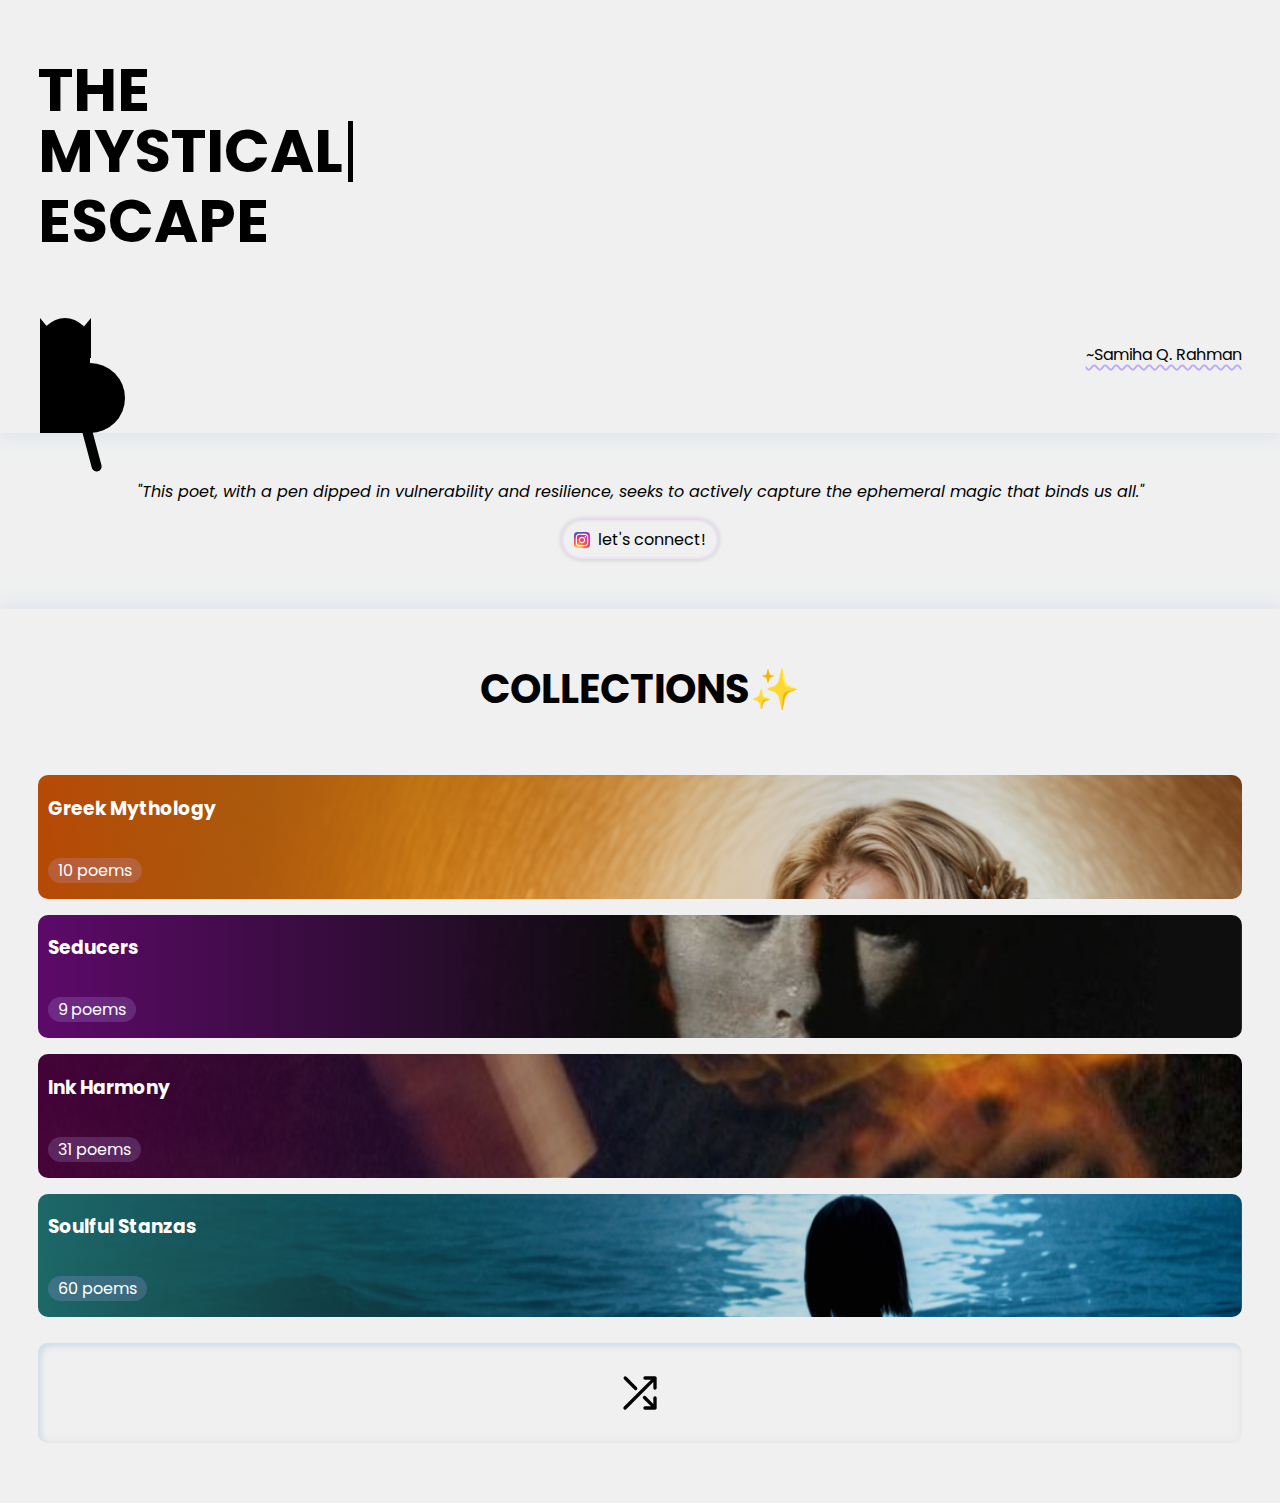
<file: index.html>
<!DOCTYPE html>
<html lang="en">
  <head>
    <meta charset="UTF-8" />
    <meta name="viewport" content="width=device-width, initial-scale=1.0" />

    <link
      rel="apple-touch-icon"
      sizes="180x180"
      href="./assets/icons/apple-touch-icon.png"
    />
    <link
      rel="icon"
      type="image/png"
      sizes="32x32"
      href="./assets/icons/favicon-32x32.png"
    />
    <link
      rel="icon"
      type="image/png"
      sizes="16x16"
      href="./assets/icons/favicon-16x16.png"
    />
    <link rel="manifest" href="./assets/icons/site.webmanifest" />
    <link rel="shortcut icon" href="./assets/icons/favicon.ico" />
    <meta name="msapplication-TileColor" content="#da532c" />
    <meta
      name="msapplication-config"
      content="./assets/icons/browserconfig.xml"
    />
    <meta name="theme-color" content="#ffffff" />
    <meta
      name="google-site-verification"
      content="uePeLmDezmfH8eSeAR1uyweDlcKEX7aJRgO7EcABGZI"
    />

    <link rel="stylesheet" href="src/style/homepage.css" />
    <link rel="stylesheet" href="src/style/insta-icon.css" />
    <script type="module" src="src/script/script.js" defer></script>
    <script src="src/script/random.js" defer></script>
    <script src="src/script/cat.js" defer></script>
    <title>A Mystical Escape</title>
  </head>
  <body>
    <header class="padding">
      <h1 class="book-title" id="book-title">
        THE<br />
        <span class="type-writer">MYSTICAL</span>
        <br />ESCAPE
      </h1>
      <!-- -Samiha Q. Rahman -->
      <p class="poet"><span>~Samiha Q. Rahman</span></p>

      <!-- cat -->
      <div class="cat" id="cat">
        <div class="ear"></div>
      </div>
    </header>
    <section class="writer-intro-section padding">
      <p class="intro">
        "This poet, with a pen dipped in vulnerability and resilience, seeks to
        actively capture the ephemeral magic that binds us all."
      </p>
      <div class="insta">
        <span class="insta-icon"></span>
        <a href="https://www.instagram.com/the.eunoias" target="_blank"
          >let's connect!</a
        >
      </div>
    </section>
    <section class="collections padding" id="collections">
      <h2>COLLECTIONS✨</h2>
      <div
        class="collection-1 collection-container cursor-pointer"
        data-catagory="greek-mythology"
      >
        <h3 class="collection-name" data-catagory="greek-mythology">
          Greek Mythology
        </h3>
        <p class="num-of-poems" data-catagory="greek-mythology">10 poems</p>
      </div>
      <div
        class="collection-2 collection-container cursor-pointer"
        data-catagory="seducers"
      >
        <h3 class="collection-name" data-catagory="seducers">Seducers</h3>
        <p class="num-of-poems" data-catagory="seducers">9 poems</p>
      </div>
      <div
        class="collection-3 collection-container cursor-pointer"
        data-catagory="ink-harmony"
      >
        <h3 class="collection-name" data-catagory="ink-harmony">Ink Harmony</h3>
        <p class="num-of-poems" data-catagory="ink-harmony">31 poems</p>
      </div>
      <div
        class="collection-4 collection-container cursor-pointer"
        data-catagory="soulful-stanzas"
      >
        <h3 class="collection-name" data-catagory="soulful-stanzas">
          Soulful Stanzas
        </h3>
        <p class="num-of-poems" data-catagory="soulful-stanzas">60 poems</p>
      </div>
      <div class="random-container cursor-pointer" id="random">
        <span class="random-icon"></span>
      </div>
    </section>
  </body>
</html>
</file>
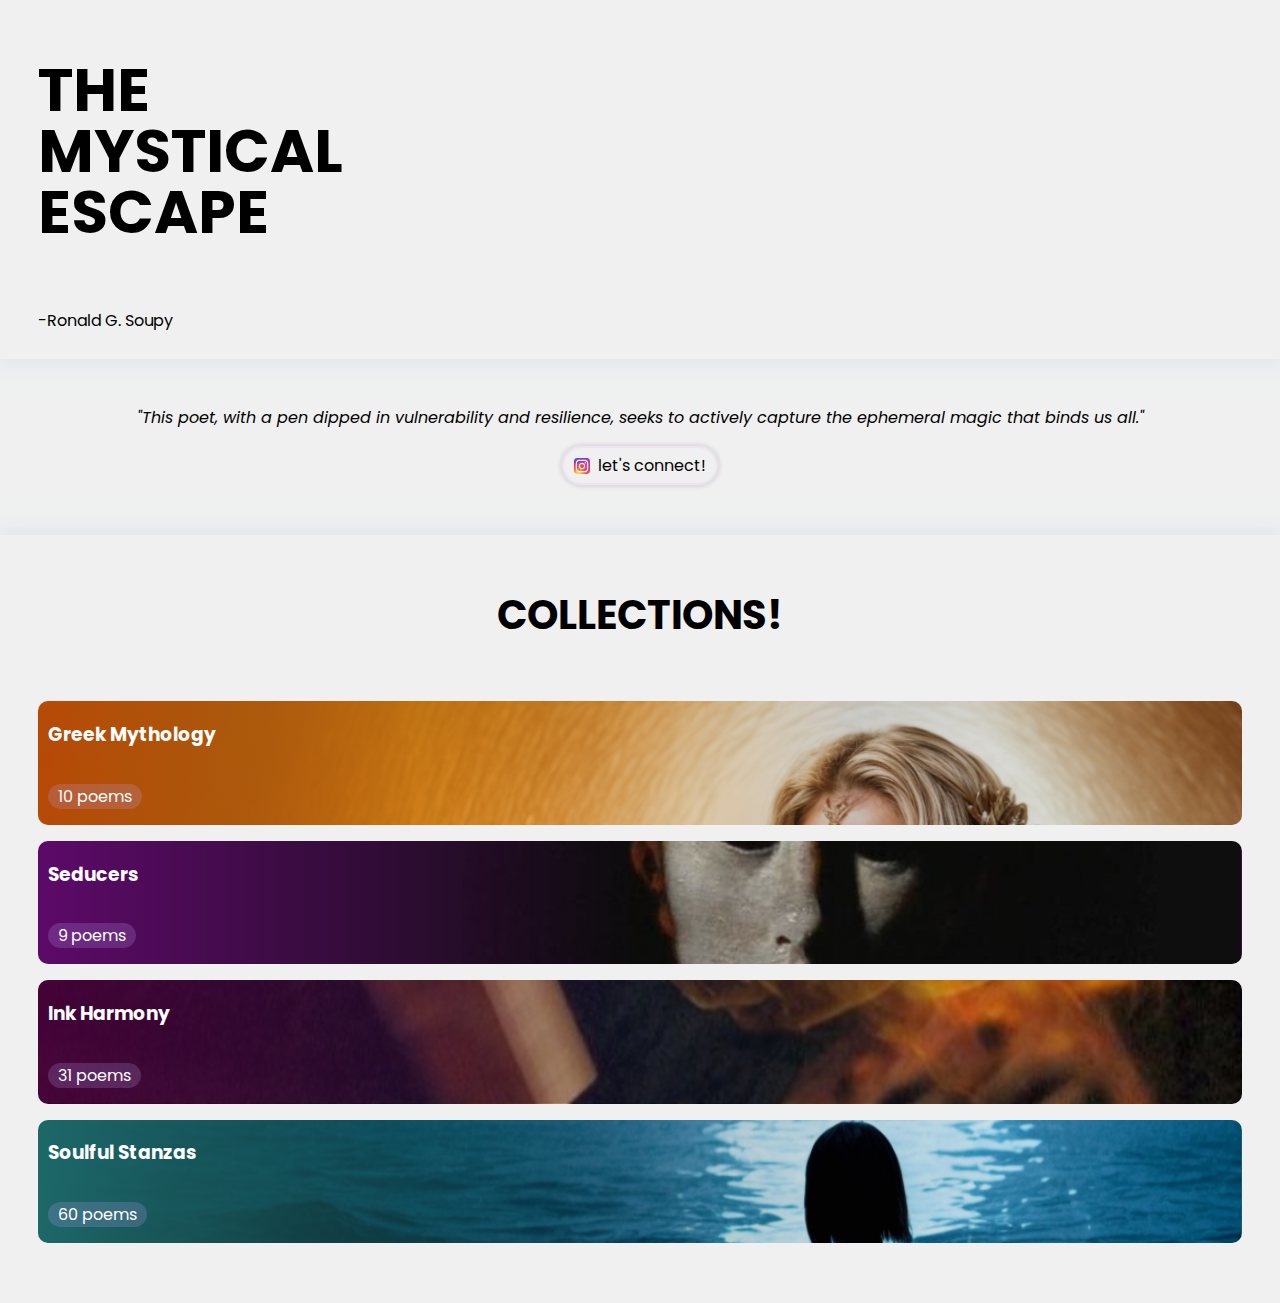
<file: src/index.html>
<!DOCTYPE html>
<html lang="en">
  <head>
    <meta charset="UTF-8" />
    <meta name="viewport" content="width=device-width, initial-scale=1.0" />
    <link rel="stylesheet" href="app.css" />
    <script type="module" src="script/script.js" defer></script>
    <title>March 19th</title>
  </head>
  <body>
    <header class="padding">
      <h1 class="book-title">THE<br />MYSTICAL<br />ESCAPE</h1>
      <!-- -Samiha Q. Rahman -->
      <p class="poetress">-Ronald G. Soupy</p>
    </header>
    <section class="writer-intro-section padding">
      <p class="intro">
        "This poet, with a pen dipped in vulnerability and resilience, seeks to
        actively capture the ephemeral magic that binds us all."
      </p>
      <div class="insta">
        <span class="insta-icon"></span>
        <a href="https://www.instagram.com/the.eunoias" target="_blank"
          >let's connect!</a
        >
      </div>
    </section>
    <section class="collections padding" id="collections">
      <h2>COLLECTIONS!</h2>
      <!-- <h2>Collections!</h2> -->

      <div
        class="collection-1 collection-container"
        data-catagory="greek-mythology"
      >
        <h3 class="collection-name" data-catagory="greek-mythology">
          Greek Mythology
        </h3>
        <p class="num-of-poems" data-catagory="greek-mythology">10 poems</p>
      </div>
      <div class="collection-2 collection-container" data-catagory="seducers">
        <h3 class="collection-name" data-catagory="seducers">Seducers</h3>
        <p class="num-of-poems" data-catagory="seducers">9 poems</p>
      </div>
      <div
        class="collection-3 collection-container"
        data-catagory="ink-harmony"
      >
        <h3 class="collection-name" data-catagory="ink-harmony">Ink Harmony</h3>
        <p class="num-of-poems" data-catagory="ink-harmony">31 poems</p>
      </div>
      <div
        class="collection-4 collection-container"
        data-catagory="soulful-stanzas"
      >
        <h3 class="collection-name" data-catagory="soulful-stanzas">
          Soulful Stanzas
        </h3>
        <p class="num-of-poems" data-catagory="soulful-stanzas">60 poems</p>
      </div>
    </section>
  </body>
</html>
</file>
<file: src/style/homepage.css>
/* css */
@import url("./basics.css");
@import url("./noSelect.css");
@import url("./random-icon.css");
@import url("cat.css");

:root {
  --cat-clr: #2d2623;
}

/* header */
header {
  box-shadow: 0px 0px 21px 2px rgba(204, 219, 232, 0.6);
  position: relative;
}

.book-title {
  padding-top: 50px;
  padding-bottom: 50px;
  font-size: 60px;
  line-height: 3.8rem;
  margin: 0;

  display: inline-block;
}

/* typewritter effect on "mystical" */
.type-writer {
  border-right: 5px rgb(0, 0, 0) solid;
  white-space: nowrap;
  display: inline-block;
  width: 100%;
  overflow: hidden;
  animation: typing 1.5s steps(8), cursor 1s infinite alternate;
}

@keyframes cursor {
  50% {
    border-color: transparent;
  }
}

@keyframes typing {
  from {
    width: 0%;
  }
}

.poet {
  font-size: initial;
  text-align: right;
  /* display: inline-block; */

  text-decoration: wavy underline rgb(190, 168, 248) 2px;
  text-underline-offset: 4px;
  margin-top: 40px;
  padding-bottom: 40px;
}



/* writer-intro-section */
.writer-intro-section {
  display: flex;
  flex-direction: column;
  justify-content: center;
  align-items: center;
  padding-top: 30px;
  padding-bottom: 50px;
}

.intro {
  text-align: center;
  font-style: italic;
}

.insta {
  display: flex;
  justify-content: center;
  align-items: center;
  gap: 0.5rem;

  padding: 5px 10px;
  border-radius: 20px;

  box-shadow: 0 0 4px 2px rgba(0, 0, 0, 0.1);

  font-size: 16px;
  cursor: pointer;
  border: 2px rgba(230, 185, 252, 0.232) solid;
}

.insta:active {
  background-color: rgba(230, 185, 252, 0.232);
}

.insta a {
  text-decoration: none;
  color: black;
}

/* collections */
.collections {
  /* margin-top: 20px; */
  box-shadow: 0px 0px 21px 2px rgba(204, 219, 232, 0.6);
  display: flex;
  flex-direction: column;
  gap: 1rem;

  padding-bottom: 60px;
}

.cursor-pointer {
  cursor: pointer;
}

.collections h2 {
  text-align: center;
  font-size: 40px;
  margin: 0;
  padding: 40px 0;
  display: inline-block;
}

.collection-container {
  background-color: blanchedalmond;
  padding: 0 10px;
  border-radius: 10px;
  color: white;
}
.collection-container:active {
  animation-name: scaleAnimation;
  animation-duration: 1s;
}

@keyframes scaleAnimation {
  from {
    background-size: 100%;
  }
  to {
    background-size: 105%;
  }
}
.collection-container p {
  display: inline-block;
  padding: 0 10px;
  border-radius: 20px;

  background-color: rgba(193, 168, 255, 0.2);
}

.collection-1 {
  background-image: linear-gradient(
      to right,
      rgba(255, 93, 6, 0.726),
      rgba(248, 155, 26, 0.648),
      rgba(14, 15, 14, 0.201),
      rgba(0, 0, 0, 0)
    ),
    url(/assets/images/greek-mythology3.png);
  background-position: top;
  background-size: 110%;
}

.collection-2 {
  background-image: linear-gradient(
      to right,
      rgba(126, 8, 144, 0.701),
      rgba(14, 15, 14, 0.201),
      rgba(0, 0, 0, 0)
    ),
    url(/assets/images/seducers.png);
  background-position: right;
  background-size: cover;
}

.collection-3 {
  background-image: linear-gradient(
      to right,
      rgba(77, 2, 63, 0.871),
      rgba(25, 36, 75, 0.368),
      rgba(0, 0, 0, 0)
    ),
    url(/assets/images/jnk_harmony_.jpeg);
  background-position: right;
  background-size: cover;
}

.collection-4 {
  background-image: linear-gradient(
      to right,
      rgb(29, 104, 105),
      rgba(14, 15, 14, 0.201),
      rgba(0, 0, 0, 0)
    ),
    url(/assets/images/soulful_stanzas_.png);
  background-position: right;
  background-size: cover;
}

.random-container {
  margin-top: 10px;
  border-radius: 10px;
  box-shadow: rgb(204, 219, 232) 3px 3px 6px 0px inset,
    rgba(223, 223, 223, 0.303) -3px -3px 6px 1px inset;

  display: flex;
  justify-content: center;
  align-items: center;
  padding: 30px 0;
  font-size: 40px;
  /* padding: 20px; */
}

.random-container:active .random-icon {
  transform: scale(1.2);
}
</file>
<file: src/style/insta-icon.css>
.insta-icon {
  display: inline-block;
  width: 1em;
  height: 1em;
  background-repeat: no-repeat;
  background-size: 100% 100%;
  background-image: url("data:image/svg+xml,%3Csvg xmlns='http://www.w3.org/2000/svg' viewBox='0 0 256 256'%3E%3Cg fill='none'%3E%3Crect width='256' height='256' fill='url(%23skillIconsInstagram0)' rx='60'/%3E%3Crect width='256' height='256' fill='url(%23skillIconsInstagram1)' rx='60'/%3E%3Cpath fill='%23fff' d='M128.009 28c-27.158 0-30.567.119-41.233.604c-10.646.488-17.913 2.173-24.271 4.646c-6.578 2.554-12.157 5.971-17.715 11.531c-5.563 5.559-8.98 11.138-11.542 17.713c-2.48 6.36-4.167 13.63-4.646 24.271c-.477 10.667-.602 14.077-.602 41.236s.12 30.557.604 41.223c.49 10.646 2.175 17.913 4.646 24.271c2.556 6.578 5.973 12.157 11.533 17.715c5.557 5.563 11.136 8.988 17.709 11.542c6.363 2.473 13.631 4.158 24.275 4.646c10.667.485 14.073.604 41.23.604c27.161 0 30.559-.119 41.225-.604c10.646-.488 17.921-2.173 24.284-4.646c6.575-2.554 12.146-5.979 17.702-11.542c5.563-5.558 8.979-11.137 11.542-17.712c2.458-6.361 4.146-13.63 4.646-24.272c.479-10.666.604-14.066.604-41.225s-.125-30.567-.604-41.234c-.5-10.646-2.188-17.912-4.646-24.27c-2.563-6.578-5.979-12.157-11.542-17.716c-5.562-5.562-11.125-8.979-17.708-11.53c-6.375-2.474-13.646-4.16-24.292-4.647c-10.667-.485-14.063-.604-41.23-.604zm-8.971 18.021c2.663-.004 5.634 0 8.971 0c26.701 0 29.865.096 40.409.575c9.75.446 15.042 2.075 18.567 3.444c4.667 1.812 7.994 3.979 11.492 7.48c3.5 3.5 5.666 6.833 7.483 11.5c1.369 3.52 3 8.812 3.444 18.562c.479 10.542.583 13.708.583 40.396c0 26.688-.104 29.855-.583 40.396c-.446 9.75-2.075 15.042-3.444 18.563c-1.812 4.667-3.983 7.99-7.483 11.488c-3.5 3.5-6.823 5.666-11.492 7.479c-3.521 1.375-8.817 3-18.567 3.446c-10.542.479-13.708.583-40.409.583c-26.702 0-29.867-.104-40.408-.583c-9.75-.45-15.042-2.079-18.57-3.448c-4.666-1.813-8-3.979-11.5-7.479s-5.666-6.825-7.483-11.494c-1.369-3.521-3-8.813-3.444-18.563c-.479-10.542-.575-13.708-.575-40.413c0-26.704.096-29.854.575-40.396c.446-9.75 2.075-15.042 3.444-18.567c1.813-4.667 3.983-8 7.484-11.5c3.5-3.5 6.833-5.667 11.5-7.483c3.525-1.375 8.819-3 18.569-3.448c9.225-.417 12.8-.542 31.437-.563zm62.351 16.604c-6.625 0-12 5.37-12 11.996c0 6.625 5.375 12 12 12s12-5.375 12-12s-5.375-12-12-12zm-53.38 14.021c-28.36 0-51.354 22.994-51.354 51.355c0 28.361 22.994 51.344 51.354 51.344c28.361 0 51.347-22.983 51.347-51.344c0-28.36-22.988-51.355-51.349-51.355zm0 18.021c18.409 0 33.334 14.923 33.334 33.334c0 18.409-14.925 33.334-33.334 33.334c-18.41 0-33.333-14.925-33.333-33.334c0-18.411 14.923-33.334 33.333-33.334'/%3E%3Cdefs%3E%3CradialGradient id='skillIconsInstagram0' cx='0' cy='0' r='1' gradientTransform='matrix(0 -253.715 235.975 0 68 275.717)' gradientUnits='userSpaceOnUse'%3E%3Cstop stop-color='%23fd5'/%3E%3Cstop offset='.1' stop-color='%23fd5'/%3E%3Cstop offset='.5' stop-color='%23ff543e'/%3E%3Cstop offset='1' stop-color='%23c837ab'/%3E%3C/radialGradient%3E%3CradialGradient id='skillIconsInstagram1' cx='0' cy='0' r='1' gradientTransform='matrix(22.25952 111.2061 -458.39518 91.75449 -42.881 18.441)' gradientUnits='userSpaceOnUse'%3E%3Cstop stop-color='%233771c8'/%3E%3Cstop offset='.128' stop-color='%233771c8'/%3E%3Cstop offset='1' stop-color='%2360f' stop-opacity='0'/%3E%3C/radialGradient%3E%3C/defs%3E%3C/g%3E%3C/svg%3E");
}
</file>
<file: src/app.css>
@import url(style/homepage.css);
@import url(style/insta-icon.css);
</file>
